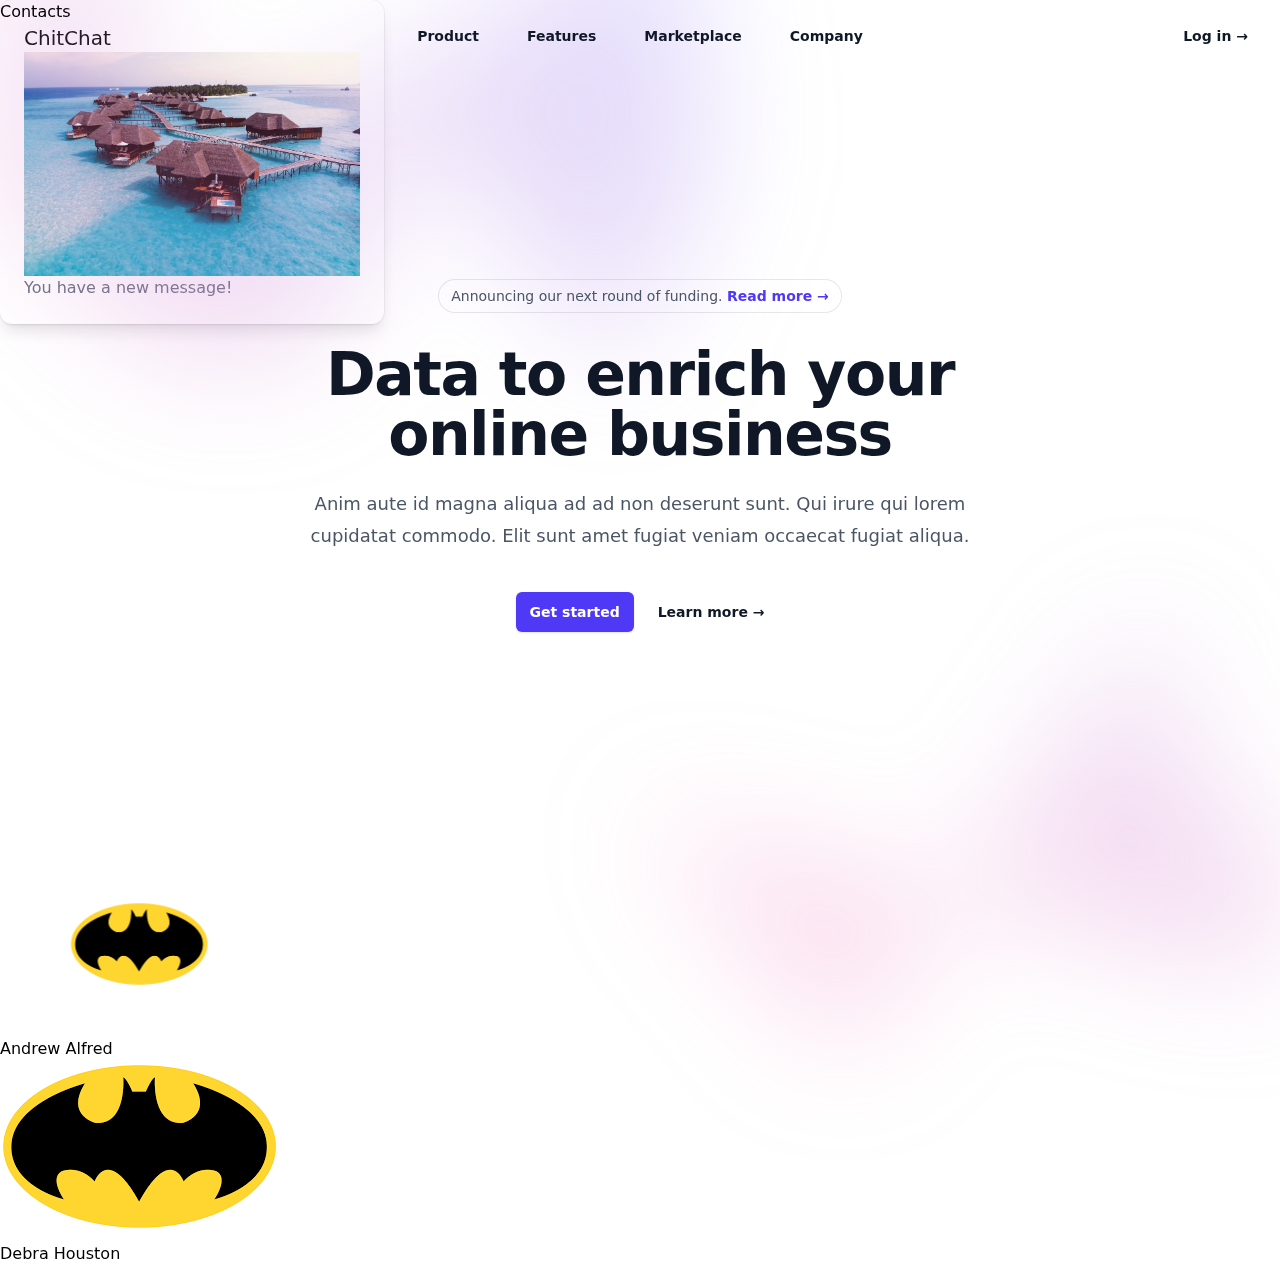
<file: index.html>
<!DOCTYPE html>
        <html>
        <head>
            <meta charset="UTF-8">
            <meta name="viewport" content="width=device-width, initial-scale=1.0">
            <link href="src/output.css" rel="stylesheet">
            <title>Hello Dane</title>
        </head>
        <body>
  <header class="absolute inset-x-0 top-0 z-50">
    <nav class="flex items-center justify-between p-6 lg:px-8" aria-label="Global">
      <div class="flex lg:flex-1">
        <a href="#" class="-m-1.5 p-1.5">
          <span class="sr-only">Your Company</span>
        </a>
      </div>
      <div class="flex lg:hidden">
        <button type="button" class="-m-2.5 inline-flex items-center justify-center rounded-md p-2.5 text-gray-700">
          <span class="sr-only">Open main menu</span>
          <svg class="h-6 w-6" fill="none" viewBox="0 0 24 24" stroke-width="1.5" stroke="currentColor" aria-hidden="true">
            <path stroke-linecap="round" stroke-linejoin="round" d="M3.75 6.75h16.5M3.75 12h16.5m-16.5 5.25h16.5" />
          </svg>
        </button>
      </div>
      <div class="hidden lg:flex lg:gap-x-12">
        <a href="#" class="text-sm font-semibold leading-6 text-gray-900">Product</a>
        <a href="#" class="text-sm font-semibold leading-6 text-gray-900">Features</a>
        <a href="#" class="text-sm font-semibold leading-6 text-gray-900">Marketplace</a>
        <a href="#" class="text-sm font-semibold leading-6 text-gray-900">Company</a>
      </div>
      <div class="hidden lg:flex lg:flex-1 lg:justify-end">
        <a href="#" class="text-sm font-semibold leading-6 text-gray-900">Log in <span aria-hidden="true">&rarr;</span></a>
      </div>
    </nav>
    <!-- Mobile menu, show/hide based on menu open state. -->
    <div class="lg:hidden" role="dialog" aria-modal="true">
      <!-- Background backdrop, show/hide based on slide-over state. -->
      <div class="fixed inset-0 z-50"></div>
      <div class="fixed inset-y-0 right-0 z-50 w-full overflow-y-auto bg-white px-6 py-6 sm:max-w-sm sm:ring-1 sm:ring-gray-900/10">
        <div class="flex items-center justify-between">
          <a href="#" class="-m-1.5 p-1.5">
            <span class="sr-only">Your Company</span>
            <img class="h-8 w-auto" src="./img/villas.jpg" alt="">
          </a>
          <button type="button" class="-m-2.5 rounded-md p-2.5 text-gray-700">
            <span class="sr-only">Close menu</span>
            <svg class="h-6 w-6" fill="none" viewBox="0 0 24 24" stroke-width="1.5" stroke="currentColor" aria-hidden="true">
              <path stroke-linecap="round" stroke-linejoin="round" d="M6 18L18 6M6 6l12 12" />
            </svg>
          </button>
        </div>
        <div class="mt-6 flow-root">
          <div class="-my-6 divide-y divide-gray-500/10">
            <div class="space-y-2 py-6">
              <a href="#" class="-mx-3 block rounded-lg px-3 py-2 text-base font-semibold leading-7 text-gray-900 hover:bg-gray-50">Product</a>
              <a href="#" class="-mx-3 block rounded-lg px-3 py-2 text-base font-semibold leading-7 text-gray-900 hover:bg-gray-50">Features</a>
              <a href="#" class="-mx-3 block rounded-lg px-3 py-2 text-base font-semibold leading-7 text-gray-900 hover:bg-gray-50">Marketplace</a>
              <a href="#" class="-mx-3 block rounded-lg px-3 py-2 text-base font-semibold leading-7 text-gray-900 hover:bg-gray-50">Company</a>
            </div>
            <div class="py-6">
              <a href="#" class="-mx-3 block rounded-lg px-3 py-2.5 text-base font-semibold leading-7 text-gray-900 hover:bg-gray-50">Log in</a>
            </div>
          </div>
        </div>
      </div>
    </div>
  </header>

<div class="mx-auto flex max-w-sm items-center gap-x-4 rounded-xl bg-white p-6 shadow-lg outline outline-black/5 dark:bg-slate-800 dark:shadow-none dark:-outline-offset-1 dark:outline-white/10 fixed top-0">

  <div>
    <div class="text-xl font-medium text-black dark:text-white">ChitChat</div>
    <img class="aspect-3/2 object-cover object-bottom" src="./img/villas.jpg" />
    <p class="text-gray-500 dark:text-gray-400">You have a new message!</p>
  </div>
</div>

<div class="relative isolate px-6 pt-14 lg:px-8">
    <div class="absolute inset-x-0 -top-40 -z-10 transform-gpu overflow-hidden blur-3xl sm:-top-80" aria-hidden="true">
      <div class="relative left-[calc(50%-11rem)] aspect-[1155/678] w-[36.125rem] -translate-x-1/2 rotate-[30deg] bg-gradient-to-tr from-[#ff80b5] to-[#9089fc] opacity-30 sm:left-[calc(50%-30rem)] sm:w-[72.1875rem]" style="clip-path: polygon(74.1% 44.1%, 100% 61.6%, 97.5% 26.9%, 85.5% 0.1%, 80.7% 2%, 72.5% 32.5%, 60.2% 62.4%, 52.4% 68.1%, 47.5% 58.3%, 45.2% 34.5%, 27.5% 76.7%, 0.1% 64.9%, 17.9% 100%, 27.6% 76.8%, 76.1% 97.7%, 74.1% 44.1%)"></div>
    </div>
    <div class="mx-auto max-w-2xl py-32 sm:py-48 lg:py-56">
      <div class="hidden sm:mb-8 sm:flex sm:justify-center">
        <div class="relative rounded-full px-3 py-1 text-sm leading-6 text-gray-600 ring-1 ring-gray-900/10 hover:ring-gray-900/20">
          Announcing our next round of funding. <a href="#" class="font-semibold text-indigo-600"><span class="absolute inset-0" aria-hidden="true"></span>Read more <span aria-hidden="true">&rarr;</span></a>
        </div>
      </div>
      <div class="text-center">
        <h1 class="text-4xl font-bold tracking-tight text-gray-900 sm:text-6xl">Data to enrich your online business</h1>
        <p class="mt-6 text-lg leading-8 text-gray-600">Anim aute id magna aliqua ad ad non deserunt sunt. Qui irure qui lorem cupidatat commodo. Elit sunt amet fugiat veniam occaecat fugiat aliqua.</p>
        <div class="mt-10 flex items-center justify-center gap-x-6">
          <a href="#" class="rounded-md bg-indigo-600 px-3.5 py-2.5 text-sm font-semibold text-white shadow-sm hover:bg-indigo-500 focus-visible:outline focus-visible:outline-2 focus-visible:outline-offset-2 focus-visible:outline-indigo-600">Get started</a>
          <a href="#" class="text-sm font-semibold leading-6 text-gray-900">Learn more <span aria-hidden="true">→</span></a>
        </div>
      </div>
    </div>
    <div class="absolute inset-x-0 top-[calc(100%-13rem)] -z-10 transform-gpu overflow-hidden blur-3xl sm:top-[calc(100%-30rem)]" aria-hidden="true">
      <div class="relative left-[calc(50%+3rem)] aspect-[1155/678] w-[36.125rem] -translate-x-1/2 bg-gradient-to-tr from-[#ff80b5] to-[#9089fc] opacity-30 sm:left-[calc(50%+36rem)] sm:w-[72.1875rem]" style="clip-path: polygon(74.1% 44.1%, 100% 61.6%, 97.5% 26.9%, 85.5% 0.1%, 80.7% 2%, 72.5% 32.5%, 60.2% 62.4%, 52.4% 68.1%, 47.5% 58.3%, 45.2% 34.5%, 27.5% 76.7%, 0.1% 64.9%, 17.9% 100%, 27.6% 76.8%, 76.1% 97.7%, 74.1% 44.1%)"></div>
    </div>
    </div>
</div>
<div class="relative">
  <div class="fixed top-0 right-0 left-0">Contacts</div>
  <div>
    <div>
      <img class="scale-50 hover:scale-120 ..." src="./img/batman.png" />
      <p>Andrew Alfred</p>
    </div>
    <div>
      <img src="./img/batman.png" />
      <p>Debra Houston</p>
    </div>
    <!-- ... -->
  </div>
</div>
</div>
        </body>
        </html>
</file>
<file: src/output.css>
/*! tailwindcss v4.1.18 | MIT License | https://tailwindcss.com */
@layer properties;
@layer theme, base, components, utilities;
@layer theme {
  :root, :host {
    --font-sans: ui-sans-serif, system-ui, sans-serif, "Apple Color Emoji",
      "Segoe UI Emoji", "Segoe UI Symbol", "Noto Color Emoji";
    --font-mono: ui-monospace, SFMono-Regular, Menlo, Monaco, Consolas, "Liberation Mono",
      "Courier New", monospace;
    --color-indigo-500: oklch(58.5% 0.233 277.117);
    --color-indigo-600: oklch(51.1% 0.262 276.966);
    --color-slate-800: oklch(27.9% 0.041 260.031);
    --color-gray-50: oklch(98.5% 0.002 247.839);
    --color-gray-400: oklch(70.7% 0.022 261.325);
    --color-gray-500: oklch(55.1% 0.027 264.364);
    --color-gray-600: oklch(44.6% 0.03 256.802);
    --color-gray-700: oklch(37.3% 0.034 259.733);
    --color-gray-900: oklch(21% 0.034 264.665);
    --color-black: #000;
    --color-white: #fff;
    --spacing: 0.25rem;
    --container-sm: 24rem;
    --container-2xl: 42rem;
    --text-sm: 0.875rem;
    --text-sm--line-height: calc(1.25 / 0.875);
    --text-base: 1rem;
    --text-base--line-height: calc(1.5 / 1);
    --text-lg: 1.125rem;
    --text-lg--line-height: calc(1.75 / 1.125);
    --text-xl: 1.25rem;
    --text-xl--line-height: calc(1.75 / 1.25);
    --text-4xl: 2.25rem;
    --text-4xl--line-height: calc(2.5 / 2.25);
    --text-6xl: 3.75rem;
    --text-6xl--line-height: 1;
    --font-weight-medium: 500;
    --font-weight-semibold: 600;
    --font-weight-bold: 700;
    --tracking-tight: -0.025em;
    --radius-md: 0.375rem;
    --radius-lg: 0.5rem;
    --radius-xl: 0.75rem;
    --blur-3xl: 64px;
    --default-font-family: var(--font-sans);
    --default-mono-font-family: var(--font-mono);
  }
}
@layer base {
  *, ::after, ::before, ::backdrop, ::file-selector-button {
    box-sizing: border-box;
    margin: 0;
    padding: 0;
    border: 0 solid;
  }
  html, :host {
    line-height: 1.5;
    -webkit-text-size-adjust: 100%;
    tab-size: 4;
    font-family: var(--default-font-family, ui-sans-serif, system-ui, sans-serif, "Apple Color Emoji", "Segoe UI Emoji", "Segoe UI Symbol", "Noto Color Emoji");
    font-feature-settings: var(--default-font-feature-settings, normal);
    font-variation-settings: var(--default-font-variation-settings, normal);
    -webkit-tap-highlight-color: transparent;
  }
  hr {
    height: 0;
    color: inherit;
    border-top-width: 1px;
  }
  abbr:where([title]) {
    -webkit-text-decoration: underline dotted;
    text-decoration: underline dotted;
  }
  h1, h2, h3, h4, h5, h6 {
    font-size: inherit;
    font-weight: inherit;
  }
  a {
    color: inherit;
    -webkit-text-decoration: inherit;
    text-decoration: inherit;
  }
  b, strong {
    font-weight: bolder;
  }
  code, kbd, samp, pre {
    font-family: var(--default-mono-font-family, ui-monospace, SFMono-Regular, Menlo, Monaco, Consolas, "Liberation Mono", "Courier New", monospace);
    font-feature-settings: var(--default-mono-font-feature-settings, normal);
    font-variation-settings: var(--default-mono-font-variation-settings, normal);
    font-size: 1em;
  }
  small {
    font-size: 80%;
  }
  sub, sup {
    font-size: 75%;
    line-height: 0;
    position: relative;
    vertical-align: baseline;
  }
  sub {
    bottom: -0.25em;
  }
  sup {
    top: -0.5em;
  }
  table {
    text-indent: 0;
    border-color: inherit;
    border-collapse: collapse;
  }
  :-moz-focusring {
    outline: auto;
  }
  progress {
    vertical-align: baseline;
  }
  summary {
    display: list-item;
  }
  ol, ul, menu {
    list-style: none;
  }
  img, svg, video, canvas, audio, iframe, embed, object {
    display: block;
    vertical-align: middle;
  }
  img, video {
    max-width: 100%;
    height: auto;
  }
  button, input, select, optgroup, textarea, ::file-selector-button {
    font: inherit;
    font-feature-settings: inherit;
    font-variation-settings: inherit;
    letter-spacing: inherit;
    color: inherit;
    border-radius: 0;
    background-color: transparent;
    opacity: 1;
  }
  :where(select:is([multiple], [size])) optgroup {
    font-weight: bolder;
  }
  :where(select:is([multiple], [size])) optgroup option {
    padding-inline-start: 20px;
  }
  ::file-selector-button {
    margin-inline-end: 4px;
  }
  ::placeholder {
    opacity: 1;
  }
  @supports (not (-webkit-appearance: -apple-pay-button))  or (contain-intrinsic-size: 1px) {
    ::placeholder {
      color: currentcolor;
      @supports (color: color-mix(in lab, red, red)) {
        color: color-mix(in oklab, currentcolor 50%, transparent);
      }
    }
  }
  textarea {
    resize: vertical;
  }
  ::-webkit-search-decoration {
    -webkit-appearance: none;
  }
  ::-webkit-date-and-time-value {
    min-height: 1lh;
    text-align: inherit;
  }
  ::-webkit-datetime-edit {
    display: inline-flex;
  }
  ::-webkit-datetime-edit-fields-wrapper {
    padding: 0;
  }
  ::-webkit-datetime-edit, ::-webkit-datetime-edit-year-field, ::-webkit-datetime-edit-month-field, ::-webkit-datetime-edit-day-field, ::-webkit-datetime-edit-hour-field, ::-webkit-datetime-edit-minute-field, ::-webkit-datetime-edit-second-field, ::-webkit-datetime-edit-millisecond-field, ::-webkit-datetime-edit-meridiem-field {
    padding-block: 0;
  }
  ::-webkit-calendar-picker-indicator {
    line-height: 1;
  }
  :-moz-ui-invalid {
    box-shadow: none;
  }
  button, input:where([type="button"], [type="reset"], [type="submit"]), ::file-selector-button {
    appearance: button;
  }
  ::-webkit-inner-spin-button, ::-webkit-outer-spin-button {
    height: auto;
  }
  [hidden]:where(:not([hidden="until-found"])) {
    display: none !important;
  }
}
@layer utilities {
  .sr-only {
    position: absolute;
    width: 1px;
    height: 1px;
    padding: 0;
    margin: -1px;
    overflow: hidden;
    clip-path: inset(50%);
    white-space: nowrap;
    border-width: 0;
  }
  .absolute {
    position: absolute;
  }
  .fixed {
    position: fixed;
  }
  .relative {
    position: relative;
  }
  .inset-0 {
    inset: calc(var(--spacing) * 0);
  }
  .inset-x-0 {
    inset-inline: calc(var(--spacing) * 0);
  }
  .inset-y-0 {
    inset-block: calc(var(--spacing) * 0);
  }
  .-top-40 {
    top: calc(var(--spacing) * -40);
  }
  .top-0 {
    top: calc(var(--spacing) * 0);
  }
  .top-\[calc\(100\%-13rem\)\] {
    top: calc(100% - 13rem);
  }
  .right-0 {
    right: calc(var(--spacing) * 0);
  }
  .left-0 {
    left: calc(var(--spacing) * 0);
  }
  .left-\[calc\(50\%\+3rem\)\] {
    left: calc(50% + 3rem);
  }
  .left-\[calc\(50\%-11rem\)\] {
    left: calc(50% - 11rem);
  }
  .isolate {
    isolation: isolate;
  }
  .-z-10 {
    z-index: calc(10 * -1);
  }
  .z-50 {
    z-index: 50;
  }
  .-m-1\.5 {
    margin: calc(var(--spacing) * -1.5);
  }
  .-m-2\.5 {
    margin: calc(var(--spacing) * -2.5);
  }
  .-mx-3 {
    margin-inline: calc(var(--spacing) * -3);
  }
  .mx-auto {
    margin-inline: auto;
  }
  .-my-6 {
    margin-block: calc(var(--spacing) * -6);
  }
  .mt-6 {
    margin-top: calc(var(--spacing) * 6);
  }
  .mt-10 {
    margin-top: calc(var(--spacing) * 10);
  }
  .block {
    display: block;
  }
  .flex {
    display: flex;
  }
  .flow-root {
    display: flow-root;
  }
  .hidden {
    display: none;
  }
  .inline-flex {
    display: inline-flex;
  }
  .aspect-3\/2 {
    aspect-ratio: 3/2;
  }
  .aspect-\[1155\/678\] {
    aspect-ratio: 1155/678;
  }
  .h-6 {
    height: calc(var(--spacing) * 6);
  }
  .h-8 {
    height: calc(var(--spacing) * 8);
  }
  .w-6 {
    width: calc(var(--spacing) * 6);
  }
  .w-\[36\.125rem\] {
    width: 36.125rem;
  }
  .w-auto {
    width: auto;
  }
  .w-full {
    width: 100%;
  }
  .max-w-2xl {
    max-width: var(--container-2xl);
  }
  .max-w-sm {
    max-width: var(--container-sm);
  }
  .-translate-x-1\/2 {
    --tw-translate-x: calc(calc(1/2 * 100%) * -1);
    translate: var(--tw-translate-x) var(--tw-translate-y);
  }
  .scale-50 {
    --tw-scale-x: 50%;
    --tw-scale-y: 50%;
    --tw-scale-z: 50%;
    scale: var(--tw-scale-x) var(--tw-scale-y);
  }
  .rotate-\[30deg\] {
    rotate: 30deg;
  }
  .transform-gpu {
    transform: translateZ(0) var(--tw-rotate-x,) var(--tw-rotate-y,) var(--tw-rotate-z,) var(--tw-skew-x,) var(--tw-skew-y,);
  }
  .items-center {
    align-items: center;
  }
  .justify-between {
    justify-content: space-between;
  }
  .justify-center {
    justify-content: center;
  }
  .space-y-2 {
    :where(& > :not(:last-child)) {
      --tw-space-y-reverse: 0;
      margin-block-start: calc(calc(var(--spacing) * 2) * var(--tw-space-y-reverse));
      margin-block-end: calc(calc(var(--spacing) * 2) * calc(1 - var(--tw-space-y-reverse)));
    }
  }
  .gap-x-4 {
    column-gap: calc(var(--spacing) * 4);
  }
  .gap-x-6 {
    column-gap: calc(var(--spacing) * 6);
  }
  .divide-y {
    :where(& > :not(:last-child)) {
      --tw-divide-y-reverse: 0;
      border-bottom-style: var(--tw-border-style);
      border-top-style: var(--tw-border-style);
      border-top-width: calc(1px * var(--tw-divide-y-reverse));
      border-bottom-width: calc(1px * calc(1 - var(--tw-divide-y-reverse)));
    }
  }
  .divide-gray-500\/10 {
    :where(& > :not(:last-child)) {
      border-color: color-mix(in srgb, oklch(55.1% 0.027 264.364) 10%, transparent);
      @supports (color: color-mix(in lab, red, red)) {
        border-color: color-mix(in oklab, var(--color-gray-500) 10%, transparent);
      }
    }
  }
  .overflow-hidden {
    overflow: hidden;
  }
  .overflow-y-auto {
    overflow-y: auto;
  }
  .rounded-full {
    border-radius: calc(infinity * 1px);
  }
  .rounded-lg {
    border-radius: var(--radius-lg);
  }
  .rounded-md {
    border-radius: var(--radius-md);
  }
  .rounded-xl {
    border-radius: var(--radius-xl);
  }
  .bg-indigo-600 {
    background-color: var(--color-indigo-600);
  }
  .bg-white {
    background-color: var(--color-white);
  }
  .bg-gradient-to-tr {
    --tw-gradient-position: to top right in oklab;
    background-image: linear-gradient(var(--tw-gradient-stops));
  }
  .from-\[\#ff80b5\] {
    --tw-gradient-from: #ff80b5;
    --tw-gradient-stops: var(--tw-gradient-via-stops, var(--tw-gradient-position), var(--tw-gradient-from) var(--tw-gradient-from-position), var(--tw-gradient-to) var(--tw-gradient-to-position));
  }
  .to-\[\#9089fc\] {
    --tw-gradient-to: #9089fc;
    --tw-gradient-stops: var(--tw-gradient-via-stops, var(--tw-gradient-position), var(--tw-gradient-from) var(--tw-gradient-from-position), var(--tw-gradient-to) var(--tw-gradient-to-position));
  }
  .object-cover {
    object-fit: cover;
  }
  .object-bottom {
    object-position: bottom;
  }
  .p-1\.5 {
    padding: calc(var(--spacing) * 1.5);
  }
  .p-2\.5 {
    padding: calc(var(--spacing) * 2.5);
  }
  .p-6 {
    padding: calc(var(--spacing) * 6);
  }
  .px-3 {
    padding-inline: calc(var(--spacing) * 3);
  }
  .px-3\.5 {
    padding-inline: calc(var(--spacing) * 3.5);
  }
  .px-6 {
    padding-inline: calc(var(--spacing) * 6);
  }
  .py-1 {
    padding-block: calc(var(--spacing) * 1);
  }
  .py-2 {
    padding-block: calc(var(--spacing) * 2);
  }
  .py-2\.5 {
    padding-block: calc(var(--spacing) * 2.5);
  }
  .py-6 {
    padding-block: calc(var(--spacing) * 6);
  }
  .py-32 {
    padding-block: calc(var(--spacing) * 32);
  }
  .pt-14 {
    padding-top: calc(var(--spacing) * 14);
  }
  .text-center {
    text-align: center;
  }
  .text-4xl {
    font-size: var(--text-4xl);
    line-height: var(--tw-leading, var(--text-4xl--line-height));
  }
  .text-base {
    font-size: var(--text-base);
    line-height: var(--tw-leading, var(--text-base--line-height));
  }
  .text-lg {
    font-size: var(--text-lg);
    line-height: var(--tw-leading, var(--text-lg--line-height));
  }
  .text-sm {
    font-size: var(--text-sm);
    line-height: var(--tw-leading, var(--text-sm--line-height));
  }
  .text-xl {
    font-size: var(--text-xl);
    line-height: var(--tw-leading, var(--text-xl--line-height));
  }
  .leading-6 {
    --tw-leading: calc(var(--spacing) * 6);
    line-height: calc(var(--spacing) * 6);
  }
  .leading-7 {
    --tw-leading: calc(var(--spacing) * 7);
    line-height: calc(var(--spacing) * 7);
  }
  .leading-8 {
    --tw-leading: calc(var(--spacing) * 8);
    line-height: calc(var(--spacing) * 8);
  }
  .font-bold {
    --tw-font-weight: var(--font-weight-bold);
    font-weight: var(--font-weight-bold);
  }
  .font-medium {
    --tw-font-weight: var(--font-weight-medium);
    font-weight: var(--font-weight-medium);
  }
  .font-semibold {
    --tw-font-weight: var(--font-weight-semibold);
    font-weight: var(--font-weight-semibold);
  }
  .tracking-tight {
    --tw-tracking: var(--tracking-tight);
    letter-spacing: var(--tracking-tight);
  }
  .text-black {
    color: var(--color-black);
  }
  .text-gray-500 {
    color: var(--color-gray-500);
  }
  .text-gray-600 {
    color: var(--color-gray-600);
  }
  .text-gray-700 {
    color: var(--color-gray-700);
  }
  .text-gray-900 {
    color: var(--color-gray-900);
  }
  .text-indigo-600 {
    color: var(--color-indigo-600);
  }
  .text-white {
    color: var(--color-white);
  }
  .opacity-30 {
    opacity: 30%;
  }
  .shadow-lg {
    --tw-shadow: 0 10px 15px -3px var(--tw-shadow-color, rgb(0 0 0 / 0.1)), 0 4px 6px -4px var(--tw-shadow-color, rgb(0 0 0 / 0.1));
    box-shadow: var(--tw-inset-shadow), var(--tw-inset-ring-shadow), var(--tw-ring-offset-shadow), var(--tw-ring-shadow), var(--tw-shadow);
  }
  .shadow-sm {
    --tw-shadow: 0 1px 3px 0 var(--tw-shadow-color, rgb(0 0 0 / 0.1)), 0 1px 2px -1px var(--tw-shadow-color, rgb(0 0 0 / 0.1));
    box-shadow: var(--tw-inset-shadow), var(--tw-inset-ring-shadow), var(--tw-ring-offset-shadow), var(--tw-ring-shadow), var(--tw-shadow);
  }
  .ring-1 {
    --tw-ring-shadow: var(--tw-ring-inset,) 0 0 0 calc(1px + var(--tw-ring-offset-width)) var(--tw-ring-color, currentcolor);
    box-shadow: var(--tw-inset-shadow), var(--tw-inset-ring-shadow), var(--tw-ring-offset-shadow), var(--tw-ring-shadow), var(--tw-shadow);
  }
  .ring-gray-900\/10 {
    --tw-ring-color: color-mix(in srgb, oklch(21% 0.034 264.665) 10%, transparent);
    @supports (color: color-mix(in lab, red, red)) {
      --tw-ring-color: color-mix(in oklab, var(--color-gray-900) 10%, transparent);
    }
  }
  .outline {
    outline-style: var(--tw-outline-style);
    outline-width: 1px;
  }
  .outline-black\/5 {
    outline-color: color-mix(in srgb, #000 5%, transparent);
    @supports (color: color-mix(in lab, red, red)) {
      outline-color: color-mix(in oklab, var(--color-black) 5%, transparent);
    }
  }
  .blur-3xl {
    --tw-blur: blur(var(--blur-3xl));
    filter: var(--tw-blur,) var(--tw-brightness,) var(--tw-contrast,) var(--tw-grayscale,) var(--tw-hue-rotate,) var(--tw-invert,) var(--tw-saturate,) var(--tw-sepia,) var(--tw-drop-shadow,);
  }
  .hover\:scale-120 {
    &:hover {
      @media (hover: hover) {
        --tw-scale-x: 120%;
        --tw-scale-y: 120%;
        --tw-scale-z: 120%;
        scale: var(--tw-scale-x) var(--tw-scale-y);
      }
    }
  }
  .hover\:bg-gray-50 {
    &:hover {
      @media (hover: hover) {
        background-color: var(--color-gray-50);
      }
    }
  }
  .hover\:bg-indigo-500 {
    &:hover {
      @media (hover: hover) {
        background-color: var(--color-indigo-500);
      }
    }
  }
  .hover\:ring-gray-900\/20 {
    &:hover {
      @media (hover: hover) {
        --tw-ring-color: color-mix(in srgb, oklch(21% 0.034 264.665) 20%, transparent);
        @supports (color: color-mix(in lab, red, red)) {
          --tw-ring-color: color-mix(in oklab, var(--color-gray-900) 20%, transparent);
        }
      }
    }
  }
  .focus-visible\:outline {
    &:focus-visible {
      outline-style: var(--tw-outline-style);
      outline-width: 1px;
    }
  }
  .focus-visible\:outline-2 {
    &:focus-visible {
      outline-style: var(--tw-outline-style);
      outline-width: 2px;
    }
  }
  .focus-visible\:outline-offset-2 {
    &:focus-visible {
      outline-offset: 2px;
    }
  }
  .focus-visible\:outline-indigo-600 {
    &:focus-visible {
      outline-color: var(--color-indigo-600);
    }
  }
  .sm\:-top-80 {
    @media (width >= 40rem) {
      top: calc(var(--spacing) * -80);
    }
  }
  .sm\:top-\[calc\(100\%-30rem\)\] {
    @media (width >= 40rem) {
      top: calc(100% - 30rem);
    }
  }
  .sm\:left-\[calc\(50\%\+36rem\)\] {
    @media (width >= 40rem) {
      left: calc(50% + 36rem);
    }
  }
  .sm\:left-\[calc\(50\%-30rem\)\] {
    @media (width >= 40rem) {
      left: calc(50% - 30rem);
    }
  }
  .sm\:mb-8 {
    @media (width >= 40rem) {
      margin-bottom: calc(var(--spacing) * 8);
    }
  }
  .sm\:flex {
    @media (width >= 40rem) {
      display: flex;
    }
  }
  .sm\:w-\[72\.1875rem\] {
    @media (width >= 40rem) {
      width: 72.1875rem;
    }
  }
  .sm\:max-w-sm {
    @media (width >= 40rem) {
      max-width: var(--container-sm);
    }
  }
  .sm\:justify-center {
    @media (width >= 40rem) {
      justify-content: center;
    }
  }
  .sm\:py-48 {
    @media (width >= 40rem) {
      padding-block: calc(var(--spacing) * 48);
    }
  }
  .sm\:text-6xl {
    @media (width >= 40rem) {
      font-size: var(--text-6xl);
      line-height: var(--tw-leading, var(--text-6xl--line-height));
    }
  }
  .sm\:ring-1 {
    @media (width >= 40rem) {
      --tw-ring-shadow: var(--tw-ring-inset,) 0 0 0 calc(1px + var(--tw-ring-offset-width)) var(--tw-ring-color, currentcolor);
      box-shadow: var(--tw-inset-shadow), var(--tw-inset-ring-shadow), var(--tw-ring-offset-shadow), var(--tw-ring-shadow), var(--tw-shadow);
    }
  }
  .sm\:ring-gray-900\/10 {
    @media (width >= 40rem) {
      --tw-ring-color: color-mix(in srgb, oklch(21% 0.034 264.665) 10%, transparent);
      @supports (color: color-mix(in lab, red, red)) {
        --tw-ring-color: color-mix(in oklab, var(--color-gray-900) 10%, transparent);
      }
    }
  }
  .lg\:flex {
    @media (width >= 64rem) {
      display: flex;
    }
  }
  .lg\:hidden {
    @media (width >= 64rem) {
      display: none;
    }
  }
  .lg\:flex-1 {
    @media (width >= 64rem) {
      flex: 1;
    }
  }
  .lg\:justify-end {
    @media (width >= 64rem) {
      justify-content: flex-end;
    }
  }
  .lg\:gap-x-12 {
    @media (width >= 64rem) {
      column-gap: calc(var(--spacing) * 12);
    }
  }
  .lg\:px-8 {
    @media (width >= 64rem) {
      padding-inline: calc(var(--spacing) * 8);
    }
  }
  .lg\:py-56 {
    @media (width >= 64rem) {
      padding-block: calc(var(--spacing) * 56);
    }
  }
  .dark\:bg-slate-800 {
    @media (prefers-color-scheme: dark) {
      background-color: var(--color-slate-800);
    }
  }
  .dark\:text-gray-400 {
    @media (prefers-color-scheme: dark) {
      color: var(--color-gray-400);
    }
  }
  .dark\:text-white {
    @media (prefers-color-scheme: dark) {
      color: var(--color-white);
    }
  }
  .dark\:shadow-none {
    @media (prefers-color-scheme: dark) {
      --tw-shadow: 0 0 #0000;
      box-shadow: var(--tw-inset-shadow), var(--tw-inset-ring-shadow), var(--tw-ring-offset-shadow), var(--tw-ring-shadow), var(--tw-shadow);
    }
  }
  .dark\:-outline-offset-1 {
    @media (prefers-color-scheme: dark) {
      outline-offset: calc(1px * -1);
    }
  }
  .dark\:outline-white\/10 {
    @media (prefers-color-scheme: dark) {
      outline-color: color-mix(in srgb, #fff 10%, transparent);
      @supports (color: color-mix(in lab, red, red)) {
        outline-color: color-mix(in oklab, var(--color-white) 10%, transparent);
      }
    }
  }
}
@property --tw-translate-x {
  syntax: "*";
  inherits: false;
  initial-value: 0;
}
@property --tw-translate-y {
  syntax: "*";
  inherits: false;
  initial-value: 0;
}
@property --tw-translate-z {
  syntax: "*";
  inherits: false;
  initial-value: 0;
}
@property --tw-scale-x {
  syntax: "*";
  inherits: false;
  initial-value: 1;
}
@property --tw-scale-y {
  syntax: "*";
  inherits: false;
  initial-value: 1;
}
@property --tw-scale-z {
  syntax: "*";
  inherits: false;
  initial-value: 1;
}
@property --tw-space-y-reverse {
  syntax: "*";
  inherits: false;
  initial-value: 0;
}
@property --tw-divide-y-reverse {
  syntax: "*";
  inherits: false;
  initial-value: 0;
}
@property --tw-border-style {
  syntax: "*";
  inherits: false;
  initial-value: solid;
}
@property --tw-gradient-position {
  syntax: "*";
  inherits: false;
}
@property --tw-gradient-from {
  syntax: "<color>";
  inherits: false;
  initial-value: #0000;
}
@property --tw-gradient-via {
  syntax: "<color>";
  inherits: false;
  initial-value: #0000;
}
@property --tw-gradient-to {
  syntax: "<color>";
  inherits: false;
  initial-value: #0000;
}
@property --tw-gradient-stops {
  syntax: "*";
  inherits: false;
}
@property --tw-gradient-via-stops {
  syntax: "*";
  inherits: false;
}
@property --tw-gradient-from-position {
  syntax: "<length-percentage>";
  inherits: false;
  initial-value: 0%;
}
@property --tw-gradient-via-position {
  syntax: "<length-percentage>";
  inherits: false;
  initial-value: 50%;
}
@property --tw-gradient-to-position {
  syntax: "<length-percentage>";
  inherits: false;
  initial-value: 100%;
}
@property --tw-leading {
  syntax: "*";
  inherits: false;
}
@property --tw-font-weight {
  syntax: "*";
  inherits: false;
}
@property --tw-tracking {
  syntax: "*";
  inherits: false;
}
@property --tw-shadow {
  syntax: "*";
  inherits: false;
  initial-value: 0 0 #0000;
}
@property --tw-shadow-color {
  syntax: "*";
  inherits: false;
}
@property --tw-shadow-alpha {
  syntax: "<percentage>";
  inherits: false;
  initial-value: 100%;
}
@property --tw-inset-shadow {
  syntax: "*";
  inherits: false;
  initial-value: 0 0 #0000;
}
@property --tw-inset-shadow-color {
  syntax: "*";
  inherits: false;
}
@property --tw-inset-shadow-alpha {
  syntax: "<percentage>";
  inherits: false;
  initial-value: 100%;
}
@property --tw-ring-color {
  syntax: "*";
  inherits: false;
}
@property --tw-ring-shadow {
  syntax: "*";
  inherits: false;
  initial-value: 0 0 #0000;
}
@property --tw-inset-ring-color {
  syntax: "*";
  inherits: false;
}
@property --tw-inset-ring-shadow {
  syntax: "*";
  inherits: false;
  initial-value: 0 0 #0000;
}
@property --tw-ring-inset {
  syntax: "*";
  inherits: false;
}
@property --tw-ring-offset-width {
  syntax: "<length>";
  inherits: false;
  initial-value: 0px;
}
@property --tw-ring-offset-color {
  syntax: "*";
  inherits: false;
  initial-value: #fff;
}
@property --tw-ring-offset-shadow {
  syntax: "*";
  inherits: false;
  initial-value: 0 0 #0000;
}
@property --tw-outline-style {
  syntax: "*";
  inherits: false;
  initial-value: solid;
}
@property --tw-blur {
  syntax: "*";
  inherits: false;
}
@property --tw-brightness {
  syntax: "*";
  inherits: false;
}
@property --tw-contrast {
  syntax: "*";
  inherits: false;
}
@property --tw-grayscale {
  syntax: "*";
  inherits: false;
}
@property --tw-hue-rotate {
  syntax: "*";
  inherits: false;
}
@property --tw-invert {
  syntax: "*";
  inherits: false;
}
@property --tw-opacity {
  syntax: "*";
  inherits: false;
}
@property --tw-saturate {
  syntax: "*";
  inherits: false;
}
@property --tw-sepia {
  syntax: "*";
  inherits: false;
}
@property --tw-drop-shadow {
  syntax: "*";
  inherits: false;
}
@property --tw-drop-shadow-color {
  syntax: "*";
  inherits: false;
}
@property --tw-drop-shadow-alpha {
  syntax: "<percentage>";
  inherits: false;
  initial-value: 100%;
}
@property --tw-drop-shadow-size {
  syntax: "*";
  inherits: false;
}
@layer properties {
  @supports ((-webkit-hyphens: none) and (not (margin-trim: inline))) or ((-moz-orient: inline) and (not (color:rgb(from red r g b)))) {
    *, ::before, ::after, ::backdrop {
      --tw-translate-x: 0;
      --tw-translate-y: 0;
      --tw-translate-z: 0;
      --tw-scale-x: 1;
      --tw-scale-y: 1;
      --tw-scale-z: 1;
      --tw-space-y-reverse: 0;
      --tw-divide-y-reverse: 0;
      --tw-border-style: solid;
      --tw-gradient-position: initial;
      --tw-gradient-from: #0000;
      --tw-gradient-via: #0000;
      --tw-gradient-to: #0000;
      --tw-gradient-stops: initial;
      --tw-gradient-via-stops: initial;
      --tw-gradient-from-position: 0%;
      --tw-gradient-via-position: 50%;
      --tw-gradient-to-position: 100%;
      --tw-leading: initial;
      --tw-font-weight: initial;
      --tw-tracking: initial;
      --tw-shadow: 0 0 #0000;
      --tw-shadow-color: initial;
      --tw-shadow-alpha: 100%;
      --tw-inset-shadow: 0 0 #0000;
      --tw-inset-shadow-color: initial;
      --tw-inset-shadow-alpha: 100%;
      --tw-ring-color: initial;
      --tw-ring-shadow: 0 0 #0000;
      --tw-inset-ring-color: initial;
      --tw-inset-ring-shadow: 0 0 #0000;
      --tw-ring-inset: initial;
      --tw-ring-offset-width: 0px;
      --tw-ring-offset-color: #fff;
      --tw-ring-offset-shadow: 0 0 #0000;
      --tw-outline-style: solid;
      --tw-blur: initial;
      --tw-brightness: initial;
      --tw-contrast: initial;
      --tw-grayscale: initial;
      --tw-hue-rotate: initial;
      --tw-invert: initial;
      --tw-opacity: initial;
      --tw-saturate: initial;
      --tw-sepia: initial;
      --tw-drop-shadow: initial;
      --tw-drop-shadow-color: initial;
      --tw-drop-shadow-alpha: 100%;
      --tw-drop-shadow-size: initial;
    }
  }
}
</file>
